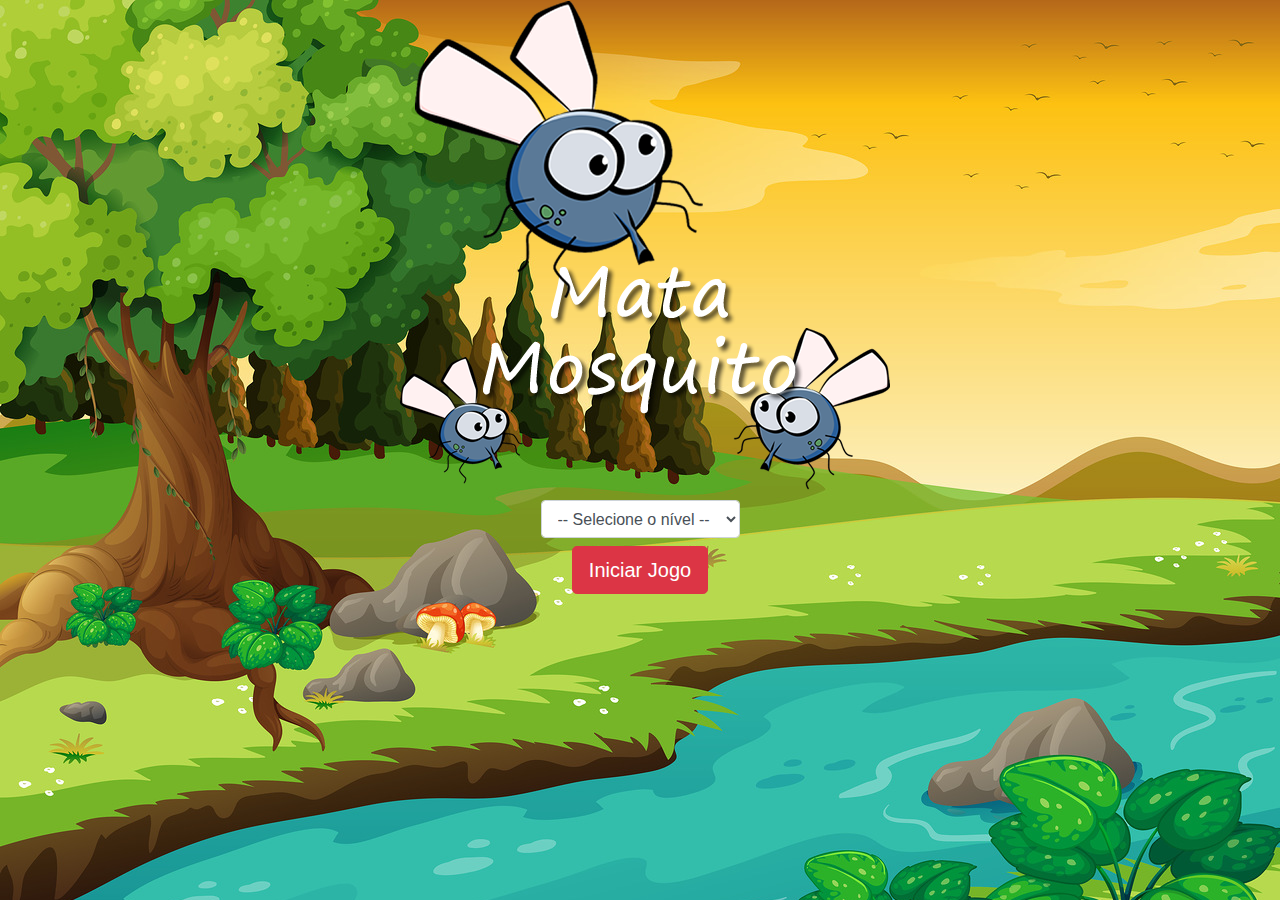
<file: AppGame_MataMosquito/index.html>
<!DOCTYPE html>
<html>
	<head>
		<title>Tela inicial</title>
    <meta charset="UTF-8" />
		<link rel="stylesheet" href="https://maxcdn.bootstrapcdn.com/bootstrap/4.0.0/css/bootstrap.min.css" integrity="sha384-Gn5384xqQ1aoWXA+058RXPxPg6fy4IWvTNh0E263XmFcJlSAwiGgFAW/dAiS6JXm" crossorigin="anonymous">

		<link rel="stylesheet" href="estilo.css" />

    <script>
      function iniciarJogo() {
        var nivel = document.getElementById('nivel').value

        if(nivel === '') {
          alert('Selecione um nível para iniciar o jogo')
          return false
        }

        window.location.href = "app.HTML?" + nivel

      }
    </script>
	</head>
	<body>

		<div class="container">
			<div class="row">
				<div class="col">
					<div class="d-flex justify-content-center">
						<img src="imagens/game.png" />
					</div>
				</div>
			</div>

      <div class="row">
				<div class="col">
					<div class="d-flex justify-content-center">
            <div class="mb-2">
              <select class="form-control" id="nivel">
                <option value="">-- Selecione o nível --</option>
                <option value="normal">Normal</option>
                <option value="dificil">Difícil</option>
                <option value="chucknorris">Chuck Norris</option>
              </select>
            </div>
          </div>
        </div>
      </div>

			<div class="row">
				<div class="col">
					<div class="d-flex justify-content-center">
						<button type="button" class="btn btn-danger btn-lg" onclick="iniciarJogo()">Iniciar Jogo</button>
					</div>
				</div>
			</div>
		</div>

	</body>
</html>
</file>
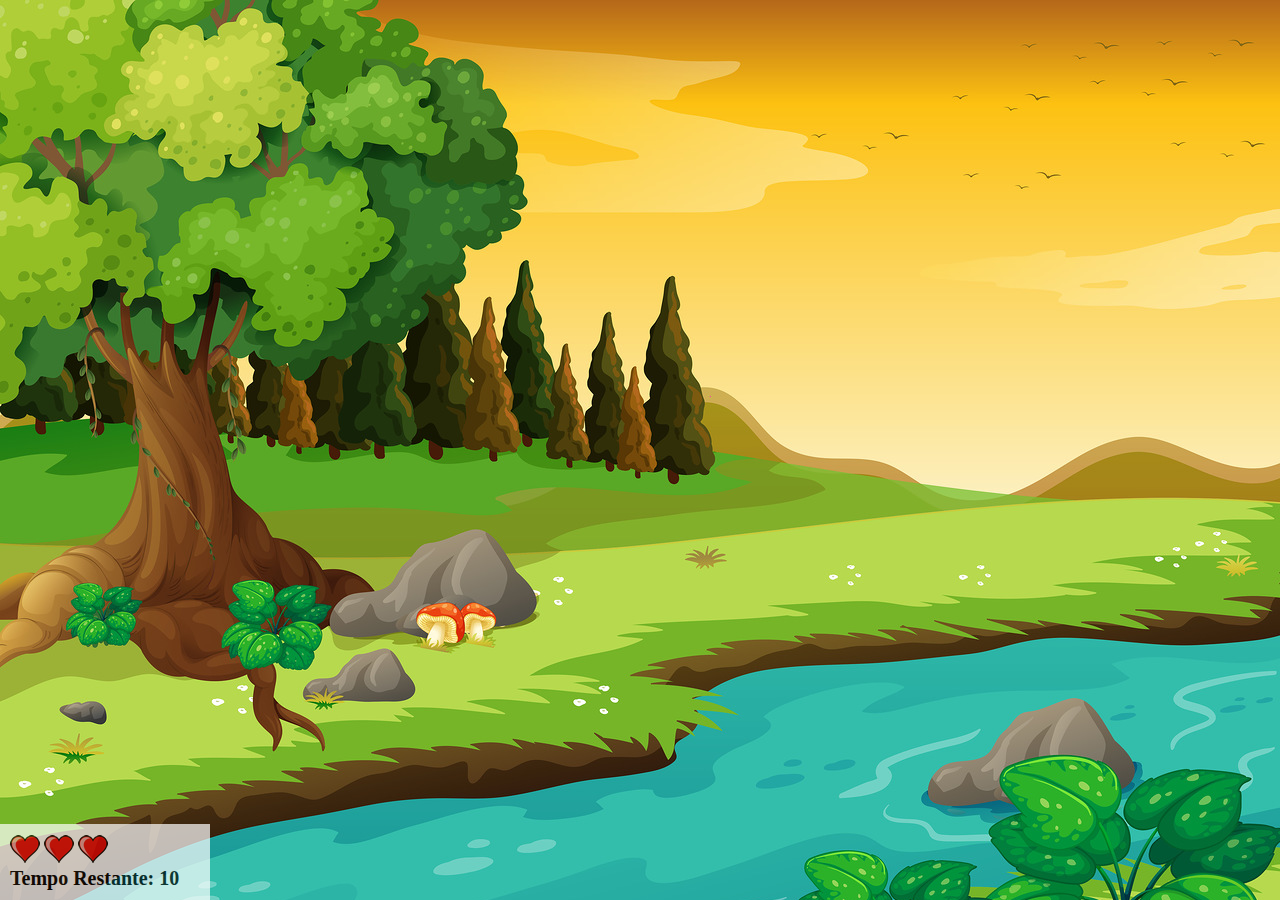
<file: AppGame_MataMosquito/app.HTML>
<!DOCTYPE html>
<html lang="pt-br">
   <head>
    
        <title></title>
        <meta charset="UTF-8">
        <link rel="stylesheet" href="estilo.css">
        <script src="jogo.js"></script>

    </head>
    <body onresize="ajustaTamanhoPalcoJogo()">
        
        <div class="painel">
            <div class="vidas">
                <img id="v1" src="imagens/coracao_cheio.png">
                <img id="v2" src="imagens/coracao_cheio.png" alt="">
                <img id="v3" src="imagens/coracao_cheio.png" alt="">
            </div>
            <div class="cronometro"> Tempo Restante: <span id="cronometro"></span></div>
        </div>




        <script>
            document.getElementById('cronometro').innerHTML = tempo 

        var criarMosca = setInterval(function(){ 
            posicaoRandomica()
        }, 1000)


        </script>
    </body>
</html>
</file>
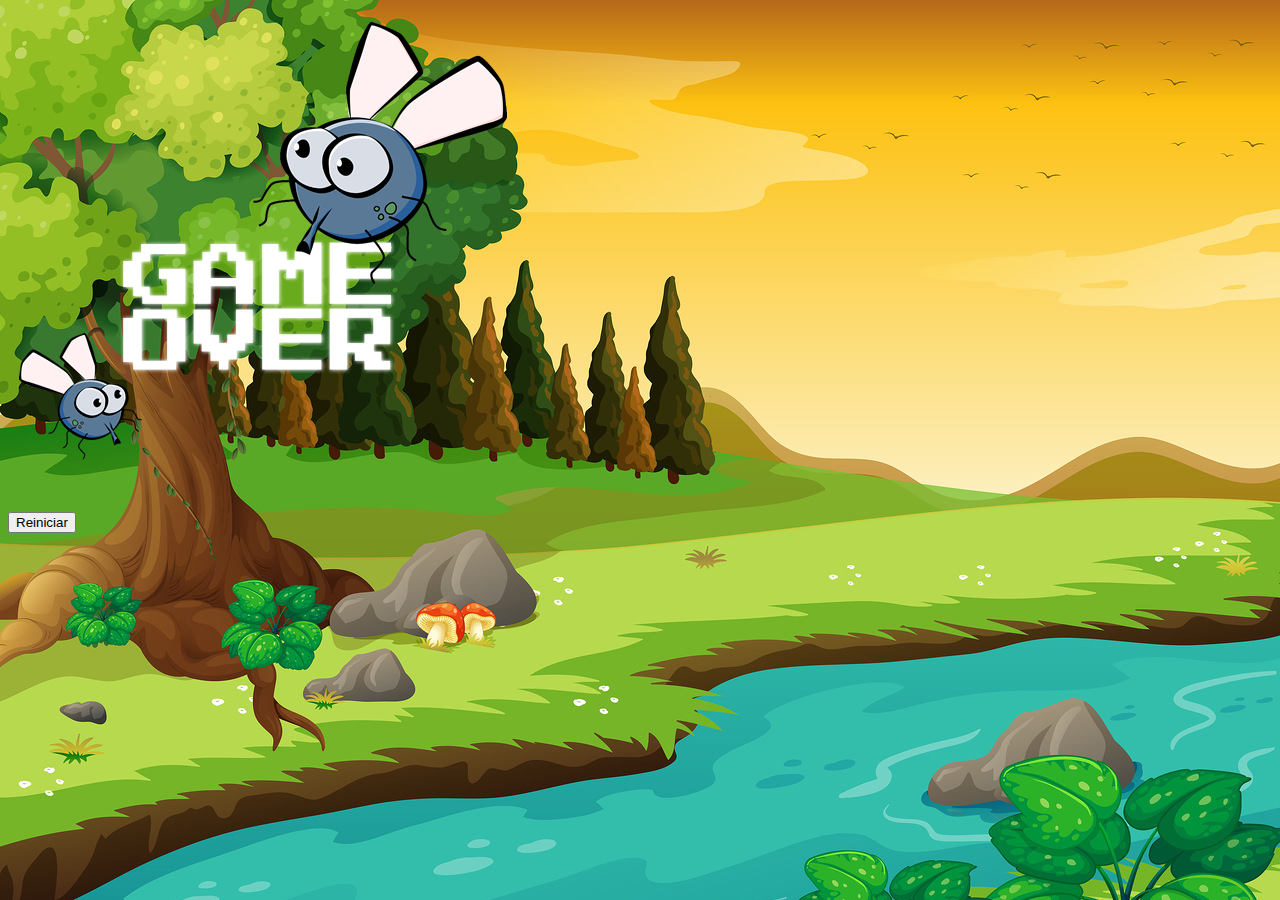
<file: AppGame_MataMosquito/fim_de_jogo.html>
<!DOCTYPE html>
<html lang="pt-br">
<head>
    <meta charset="UTF-8">
    <title>Game Over</title>

    <link  href="https://cdn.jsdelivr.net/npm/bootstrap@5.2.2/dist/css/bootstrap.min.css" rel="stylesheet" integrity="sha384-Zenh87qX5JnK2Jl0vWa8Ck2rdkQ2Bzep5IDxbcnCeuOxjzrPF/et3URy9Bv1WTRi" crossorigin="anonymous">

    <link rel="stylesheet" href="estilo.css">
</head>
<body>

        <div class="container">
            <div class="row">
                <di class="col">
                    <div class="d-flex justify-content-center">
                        <img src="imagens/game_over.png" alt="">
                        
                    </div>
                </div>
            </div>

            <div class="row">
                <di class="col">
                    <div class="d-flex justify-content-center">
                        <button class="btn btn-dark btn-lg" type="button" onclick="window.location.href = 'app.html'">Reiniciar</button>
                    </div>
                </div>
            </div>


        </div>

</body>
</html>
</file>
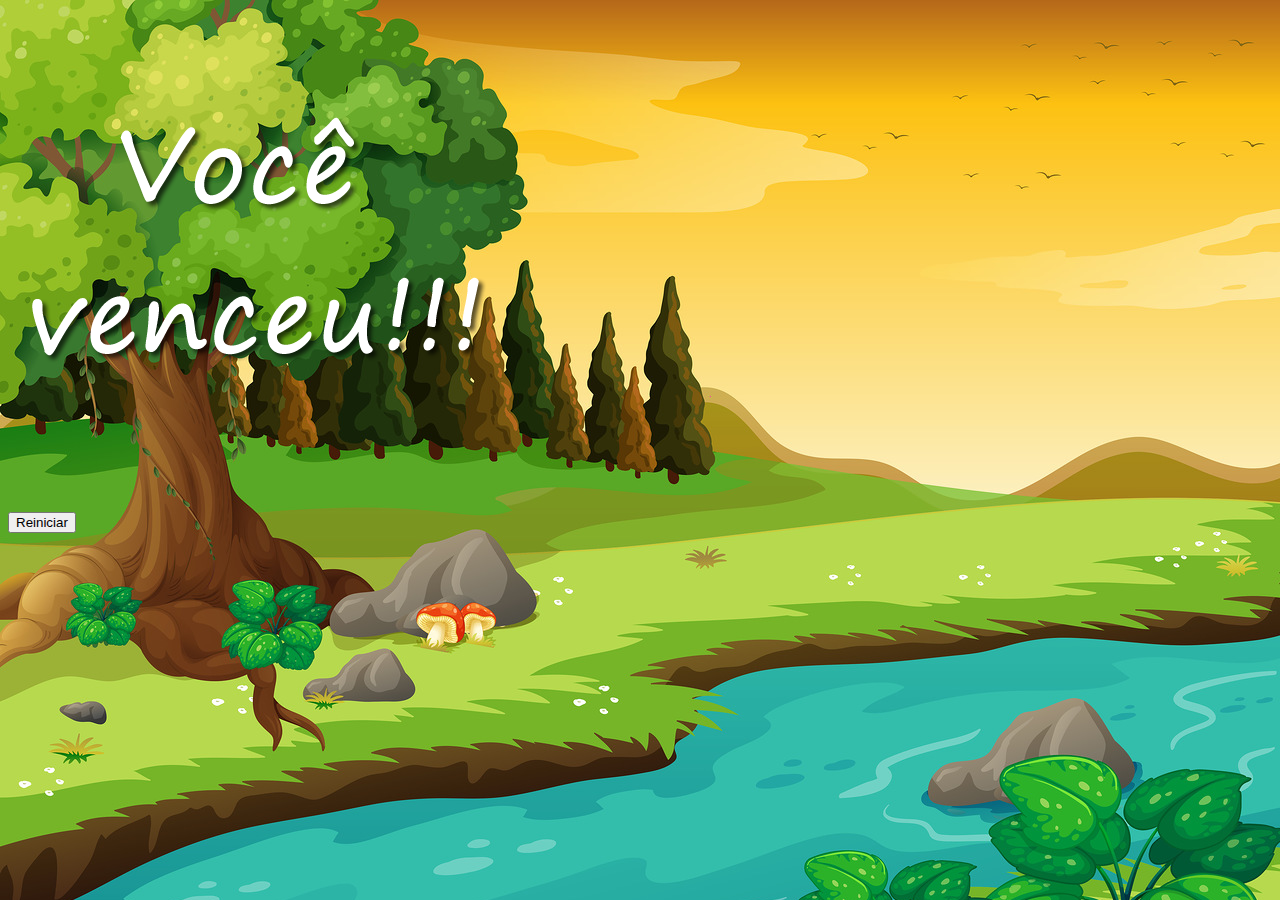
<file: AppGame_MataMosquito/vitoria.html>
<!DOCTYPE html>
<html lang="pt-br">
<head>
    <meta charset="UTF-8">
    <title>Vitoria</title>

    <link  href="https://cdn.jsdelivr.net/npm/bootstrap@5.2.2/dist/css/bootstrap.min.css" rel="stylesheet" integrity="sha384-Zenh87qX5JnK2Jl0vWa8Ck2rdkQ2Bzep5IDxbcnCeuOxjzrPF/et3URy9Bv1WTRi" crossorigin="anonymous">

    <link rel="stylesheet" href="estilo.css">
</head>
<body>

        <div class="container">
            <div class="row">
                <di class="col">
                    <div class="d-flex justify-content-center">
                        <img src="imagens/vitoria.png" alt="">
                        
                    </div>
                </div>
            </div>

            <div class="row">
                <di class="col">
                    <div class="d-flex justify-content-center">
                        <button class="btn btn-dark btn-lg" type="button" onclick="window.location.href = 'app.html'">Reiniciar</button>
                    </div>
                </div>
            </div>


        </div>

</body>
</html>
</file>
<file: AppGame_MataMosquito/estilo.css>
body{
    background-image: url(imagens/bg.jpg);
    background-repeat: no-repeat ;
    background-size: 100%;
}


.mosquito1{
    height: 50px;
    width: 50px;
}

.mosquito2{
    height: 70px;
    width: 70px;
}
.mosquito3{
    height: 90px;
    width: 90px;
}

.ladoA{
    transform: scaleX(1);
}
.ladoB{
    transform: scaleX(-1);
}

.painel{
    position: absolute;
    width: 190px;
    padding: 10px ;
    bottom: 0px;
    left: 0px;
    border-top: 1px solid white;
    background-color: #fff;
    opacity: 0.7;
}

.vidas{
    float: left;
}

.cronometro{
    float: left;
    font-size: 20px;
    font-weight: bold ;
}
</file>
